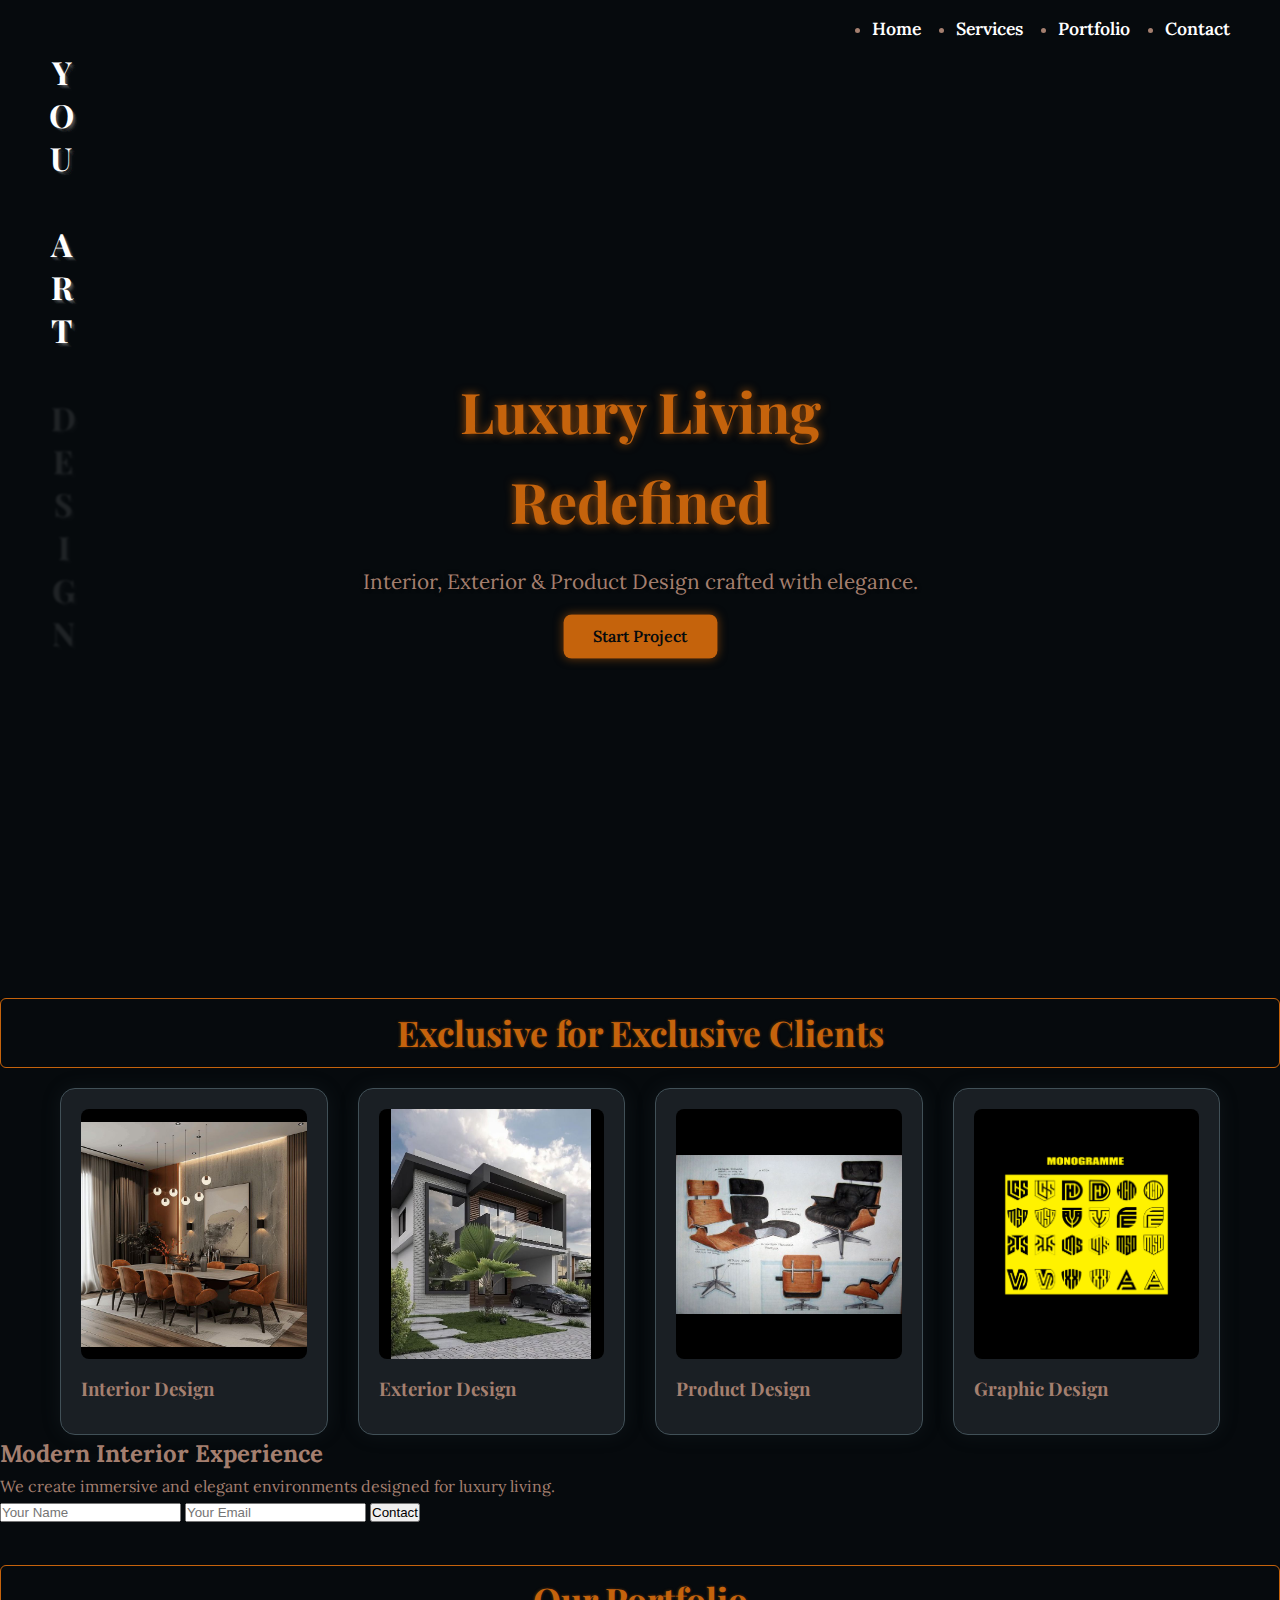
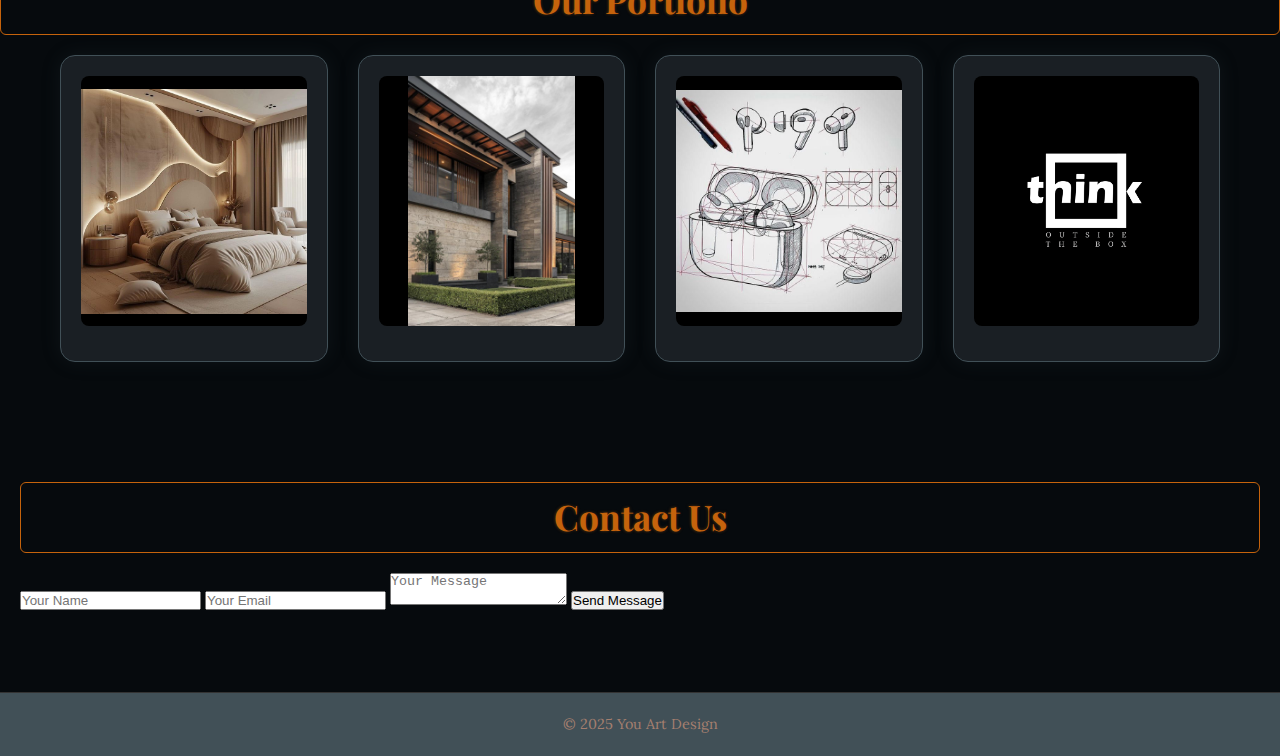
<file: index.html>
<!DOCTYPE html>
<html lang="en">
<head>
  <meta charset="UTF-8">
  <meta name="viewport" content="width=device-width, initial-scale=1.0">
  <title>You Art Design | Luxury Design Studio</title>

  <link href="https://fonts.googleapis.com/css2?family=Poppins:wght@300;500;600&display=swap" rel="stylesheet">
  <link rel="stylesheet" href="css/style.css">
</head>

<body>

<!-- HEADER -->
<header>
  <div class="logo">YOU ART</div>
  <ul class="nav-links">
    <li><a href="#hero">Home</a></li>
    <li><a href="#services">Services</a></li>
    <li><a href="#portfolio">Portfolio</a></li>
    <li><a href="#contact">Contact</a></li>
  </ul>
</header>

<!-- HERO -->
<section id="hero">
  <div class="overlay"></div>

  <div class="hero-content">
    <h1>Luxury Living<br>Redefined</h1>
    <p>Interior, Exterior & Product Design crafted with elegance.</p>
    <a href="#contact" class="btn">Start Project</a>
  </div>
</section>

<!-- SERVICES -->
<section id="services">
  <h2 class="section-title">Exclusive for Exclusive Clients</h2>

  <div class="cards">

    <div class="card">
      <img src="Images/interior1.jpg">
      <h3>Interior Design</h3>
    </div>

    <div class="card">
      <img src="Images/exterior1.jpg">
      <h3>Exterior Design</h3>
    </div>

    <div class="card">
      <img src="Images/product1.jpg">
      <h3>Product Design</h3>
    </div>

    <div class="card">
      <img src="Images/graphic1.png">
      <h3>Graphic Design</h3>
    </div>

  </div>
</section>

<!-- SPLIT SECTION -->
<section class="split">
  <div class="split-img"></div>

  <div class="split-content">
    <h2>Modern Interior Experience</h2>
    <p>We create immersive and elegant environments designed for luxury living.</p>

    <input type="text" placeholder="Your Name">
    <input type="email" placeholder="Your Email">
    <button class="btn">Contact</button>
  </div>
</section>

<!-- PORTFOLIO -->
<section id="portfolio">
  <h2 class="section-title">Our Portfolio</h2>

  <div class="cards">
    <div class="card"><img src="Images/interior2.jpg"></div>
    <div class="card"><img src="Images/exterior2.jpg"></div>
    <div class="card"><img src="Images/product2.jpg"></div>
    <div class="card"><img src="Images/graphic2.png"></div>
  </div>
</section>

<!-- CONTACT -->
<section id="contact">
  <h2 class="section-title">Contact Us</h2>

  <div class="contact-box">
    <input type="text" placeholder="Your Name">
    <input type="email" placeholder="Your Email">
    <textarea placeholder="Your Message"></textarea>
    <button class="btn">Send Message</button>
  </div>
</section>

<footer>
  <p>© 2025 You Art Design</p>
</footer>

</body>
</html>
</file>
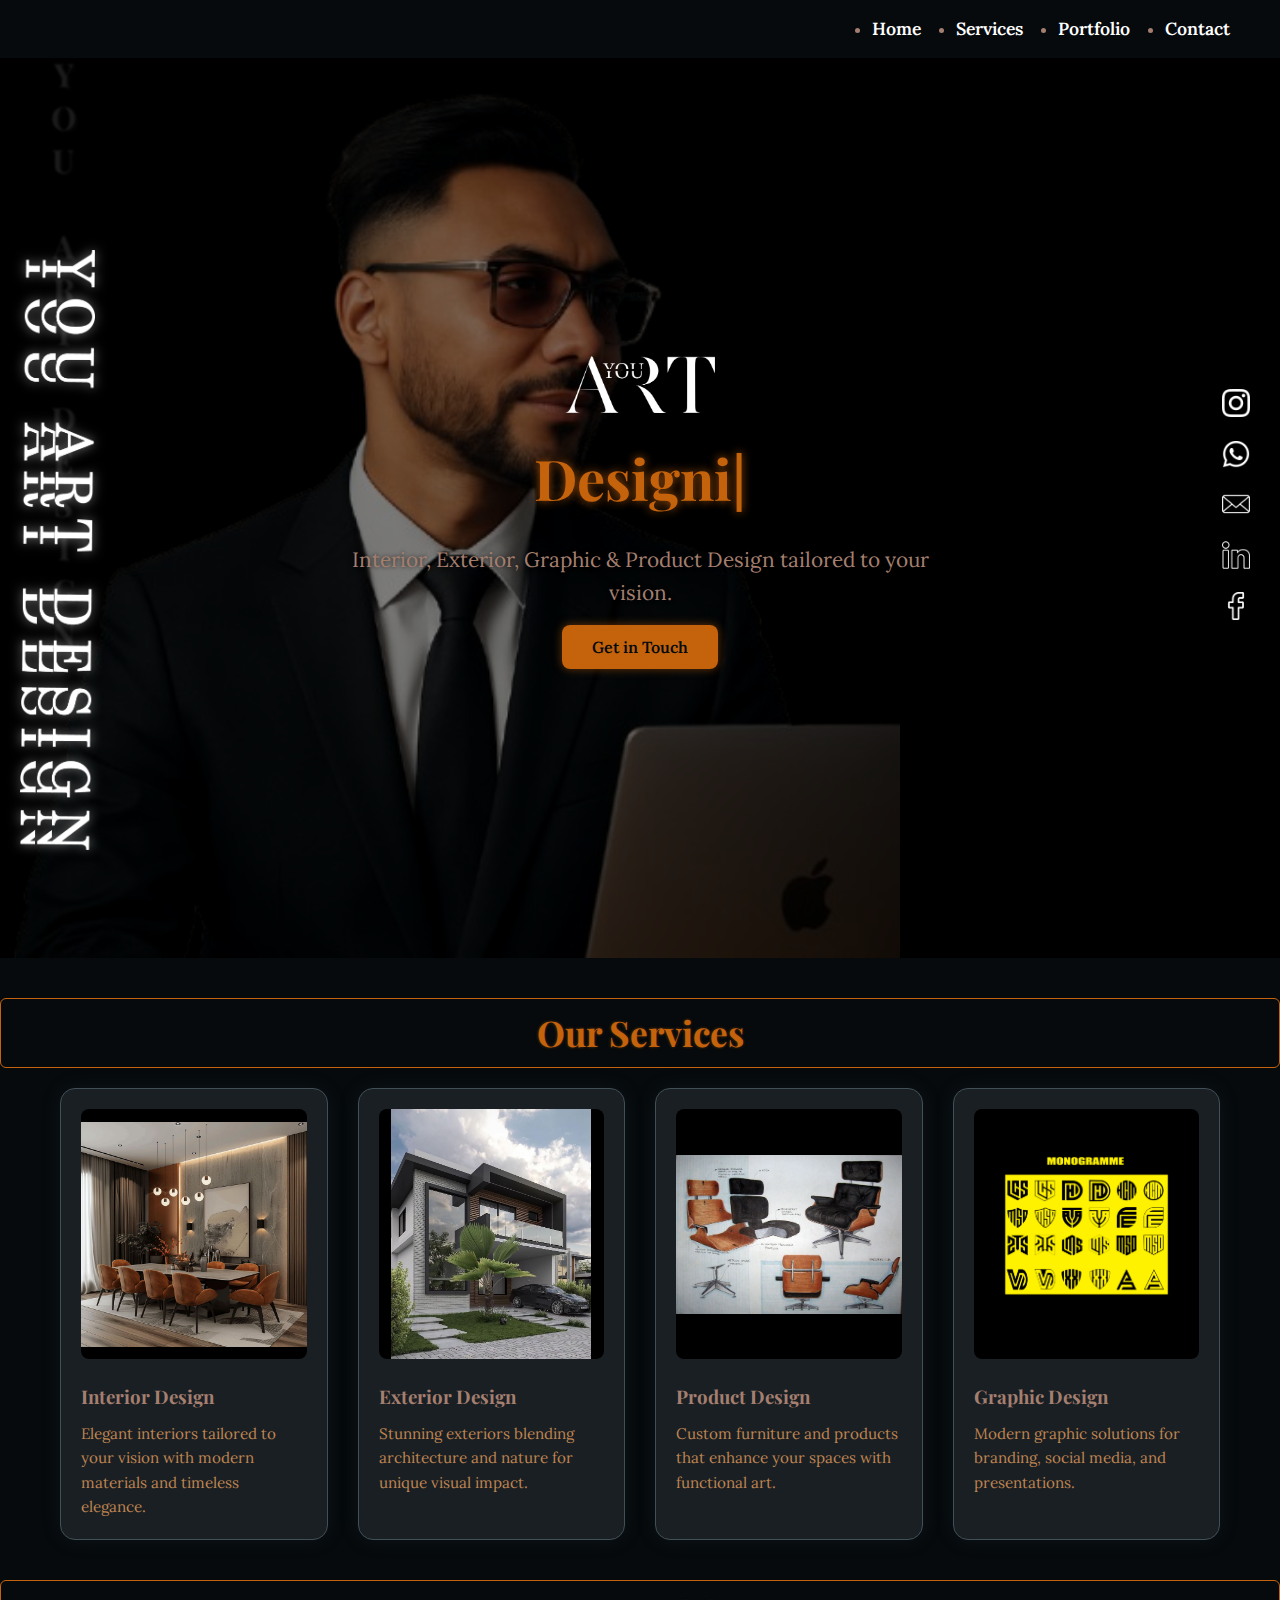
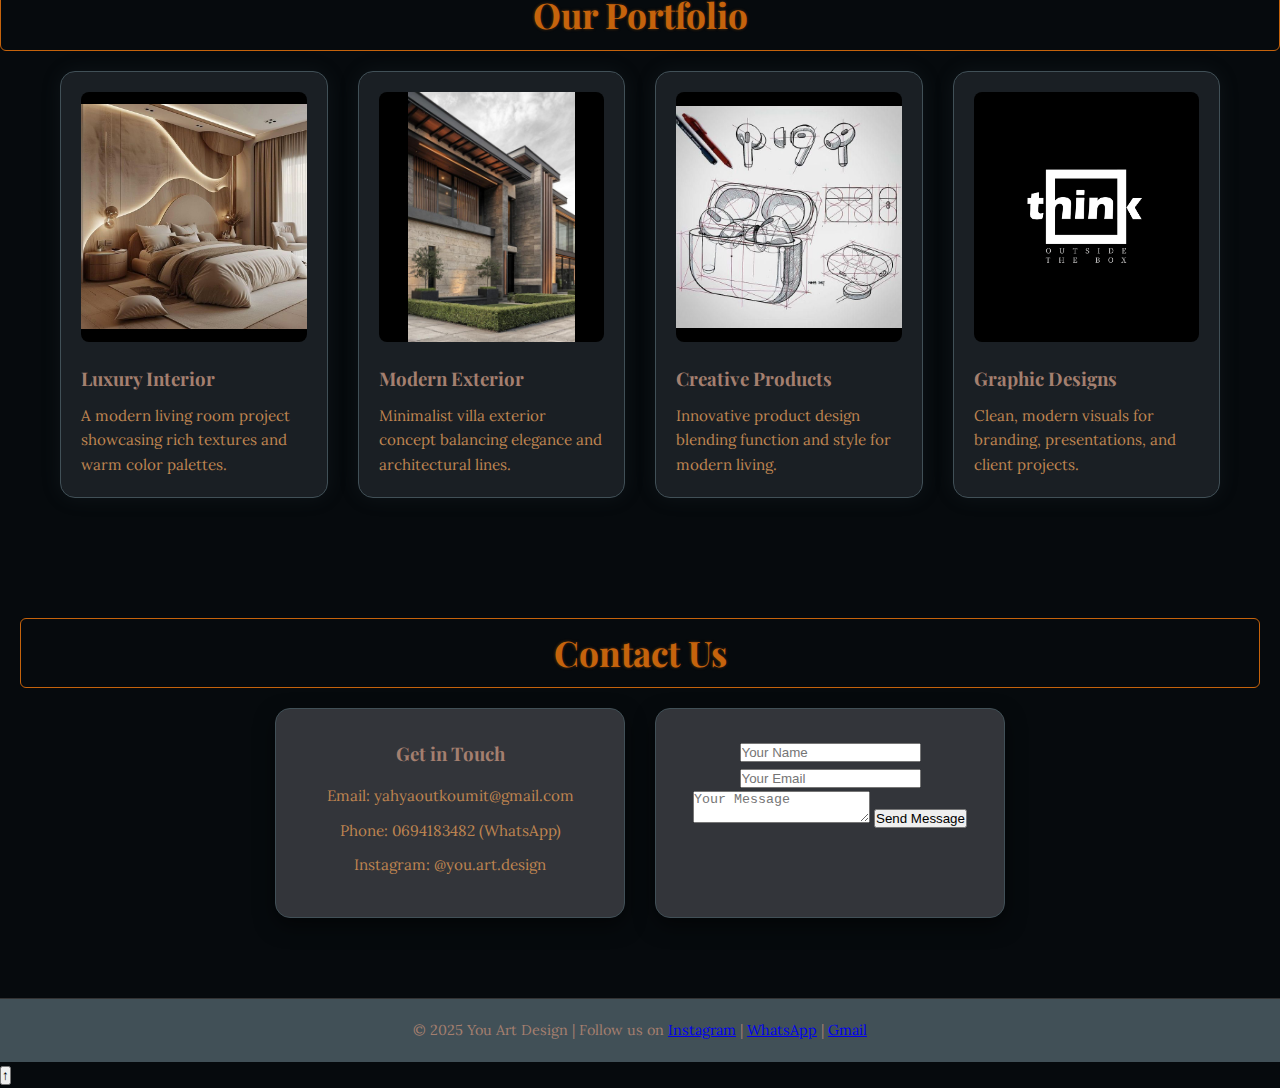
<file: you-art-design/index.html>
<!DOCTYPE html>
<html lang="en">
<head>
  <meta charset="UTF-8" />
  <meta name="viewport" content="width=device-width, initial-scale=1.0" />
  <title>You Art Design - Architecture & Design Studio</title>

  <!-- Google Fonts -->
  <link href="https://fonts.googleapis.com/css2?family=Montserrat:wght@400;700&family=Oswald:wght@400;700&display=swap" rel="stylesheet">

  <!-- CSS -->
  <link rel="stylesheet" href="css/style.css">
</head>
<body>
  <!-- Header -->
  <header>
    <div class="logo">
  <img src="Images/Untitled-1.png" alt="You Art Design Logo">
</div>

    <ul class="nav-links">
      <li><a href="#hero">Home</a></li>
      <li><a href="#services">Services</a></li>
      <li><a href="#portfolio">Portfolio</a></li>
      <li><a href="#contact">Contact</a></li>
    </ul>
  </header>

  <!-- Hero Section -->
  <section id="hero">
    <div class="hero-background">
      <img src="Images/yahya.png" alt="Hero Background">
    </div><div class="hero-socials">
  <a href="https://instagram.com/you.art.design" target="_blank">
    <img src="Images/instagram.png" alt="Instagram">
  </a>
  <a href="https://wa.me/212694183482" target="_blank">
    <img src="Images/whatsapp.png" alt="WhatsApp">
  </a>
  <a href="mailto:yahyaoutkoumit@gmail.com">
    <img src="Images/mail.png" alt="Gmail">
  </a>
  <a href="https://www.linkedin.com/in/yahyaoutkoumit" target="_blank">
    <img src="Images/linkedin.png" alt="LinkedIn">
  </a>
  <a href="https://www.facebook.com/youartdesign" target="_blank">
    <img src="Images/facebook.png" alt="Facebook">
  </a>
</div>

    <div class="hero-content">
      
      <img src="Images/logo.png" alt="You Art Design Logo" class="hero-logo">
      <h1>Designing Dreams into Reality</h1>
      <p>Interior, Exterior, Graphic & Product Design tailored to your vision.</p>
      <a href="#contact" class="btn">Get in Touch</a>
    </div>
  </section>

  <!-- Services Section -->
  <section id="services">
    <h2 class="section-title">Our Services</h2>
    <div class="cards">
      <div class="card">
        <img src="Images/interior1.jpg" alt="Interior Design">
        <div class="card-content">
          <h3>Interior Design</h3>
          <p>Elegant interiors tailored to your vision with modern materials and timeless elegance.</p>
        </div>
      </div>

      <div class="card">
        <img src="Images/exterior1.jpg" alt="Exterior Design">
        <div class="card-content">
          <h3>Exterior Design</h3>
          <p>Stunning exteriors blending architecture and nature for unique visual impact.</p>
        </div>
      </div>

      <div class="card">
        <img src="Images/product1.jpg" alt="Product Design">
        <div class="card-content">
          <h3>Product Design</h3>
          <p>Custom furniture and products that enhance your spaces with functional art.</p>
        </div>
      </div>

      <div class="card">
        <img src="Images/graphic1.png" alt="Graphic Design">
        <div class="card-content">
          <h3>Graphic Design</h3>
          <p>Modern graphic solutions for branding, social media, and presentations.</p>
        </div>
      </div>
    </div>
  </section>

  <!-- Portfolio Section -->
  <section id="portfolio">
    <h2 class="section-title">Our Portfolio</h2>
    <div class="cards">

      <div class="card">
        <a href="portfolio-interior.html">
          <img src="Images/interior2.jpg" alt="Luxury Interior">
        </a>
        <div class="card-content">
          <h3>Luxury Interior</h3>
          <p>A modern living room project showcasing rich textures and warm color palettes.</p>
        </div>
      </div>

      <div class="card">
        <a href="portfolio-exterior.html">
          <img src="Images/exterior2.jpg" alt="Modern Exterior">
        </a>
        <div class="card-content">
          <h3>Modern Exterior</h3>
          <p>Minimalist villa exterior concept balancing elegance and architectural lines.</p>
        </div>
      </div>

      <div class="card">
        <a href="portfolio-product.html">
          <img src="Images/product2.jpg" alt="Creative Product">
        </a>
        <div class="card-content">
          <h3>Creative Products</h3>
          <p>Innovative product design blending function and style for modern living.</p>
        </div>
      </div>

      <div class="card">
        <a href="portfolio-graphic.html">
          <img src="Images/graphic2.png" alt="Graphics">
        </a>
        <div class="card-content">
          <h3>Graphic Designs</h3>
          <p>Clean, modern visuals for branding, presentations, and client projects.</p>
        </div>
      </div>

    </div>
  </section>

  <!-- Contact Section -->
  <section id="contact">
    <h2 class="section-title">Contact Us</h2>
    <div class="contact-cards">
    <div class="contact-info card">
  <h3>Get in Touch</h3>
  <p>Email: <a href="mailto:yahyaoutkoumit@gmail.com" target="_blank">yahyaoutkoumit@gmail.com</a></p>
  <p>Phone: <a href="https://wa.me/212694183482" target="_blank">0694183482 (WhatsApp)</a></p>
  <p>Instagram: <a href="https://www.instagram.com/you.art.design/?next=%2F" target="_blank">@you.art.design</a></p>
</div>

      <div class="contact-form card">
        <form action="mailto:yahyaoutkoumit@gmail.com" method="post" enctype="text/plain">
          <input type="text" name="name" placeholder="Your Name" required>
          <input type="email" name="email" placeholder="Your Email" required>
          <textarea name="message" placeholder="Your Message" required></textarea>
          <button type="submit" class="btn">Send Message</button>
        </form>
      </div>
    </div>
  </section>

  <!-- Footer -->
<footer>
  <p>© 2025 You Art Design | Follow us on 
    <a href="https://instagram.com/you.art.design" target="_blank">Instagram</a> | 
    <a href="https://wa.me/212694183482" target="_blank">WhatsApp</a> | 
    <a href="mailto:yahyaoutkoumit@gmail.com" target="_blank">Gmail</a>
  </p>
</footer>

  <!-- JS -->
  <script src="script.js"></script>
</body>
</html>
</file>
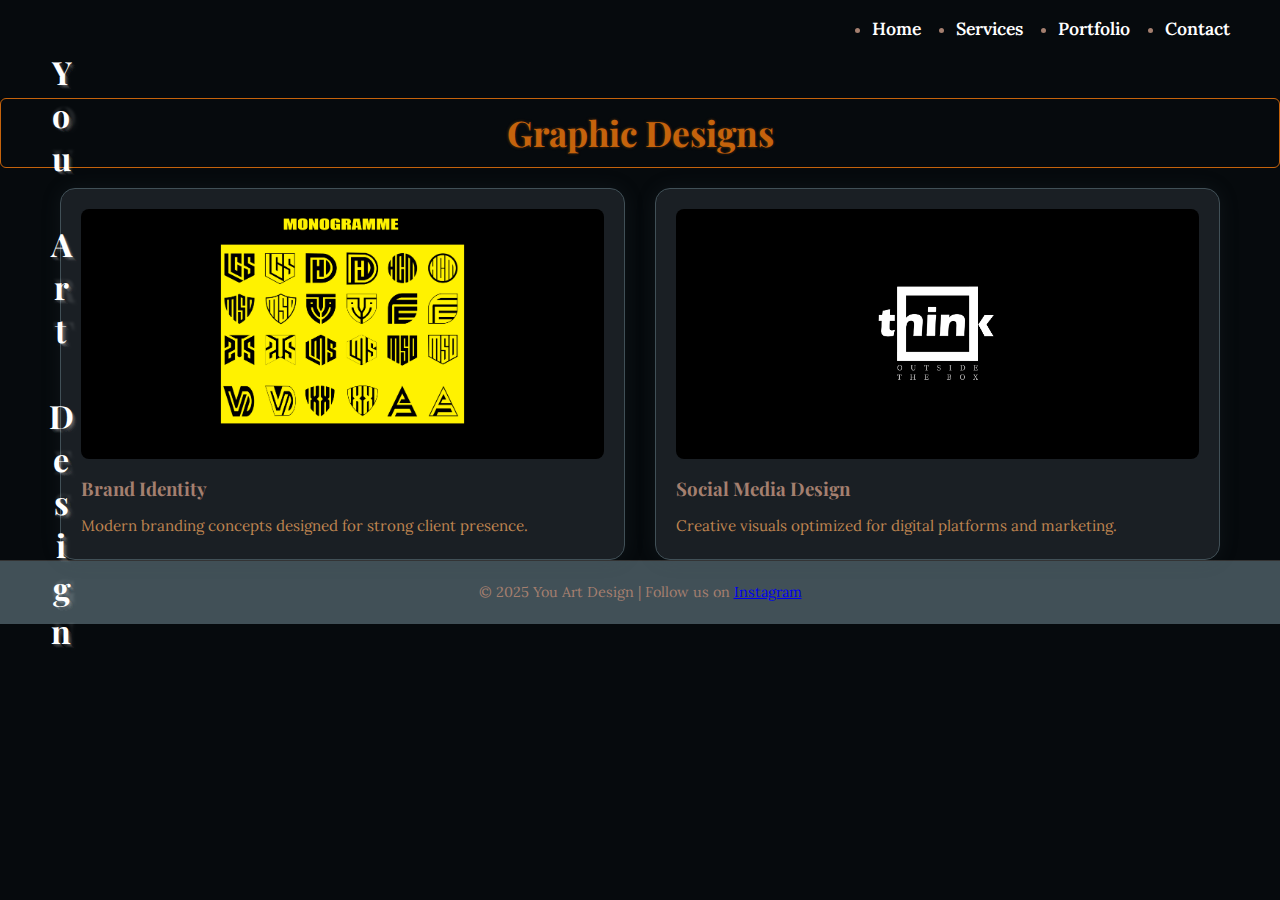
<file: portfolio-graphic.html>
<!DOCTYPE html>
<html lang="en">
<head>
  <meta charset="UTF-8">
  <meta name="viewport" content="width=device-width, initial-scale=1.0">
  <title>Graphic Designs - You Art Design</title>
  <link rel="stylesheet" href="css/style.css">
</head>
<body>
  <header>
    <div class="logo">You Art Design</div>
    <ul class="nav-links">
      <li><a href="index.html#hero">Home</a></li>
      <li><a href="index.html#services">Services</a></li>
      <li><a href="index.html#portfolio">Portfolio</a></li>
      <li><a href="index.html#contact">Contact</a></li>
    </ul>
  </header>

  <section id="portfolio">
    <h2 class="section-title">Graphic Designs</h2>
    <div class="cards">
      <div class="card">
        <img src="Images/graphic1.png" alt="Graphic 1">
        <div class="card-content">
          <h3>Brand Identity</h3>
          <p>Modern branding concepts designed for strong client presence.</p>
        </div>
      </div>

      <div class="card">
        <img src="Images/graphic2.png" alt="Graphic 2">
        <div class="card-content">
          <h3>Social Media Design</h3>
          <p>Creative visuals optimized for digital platforms and marketing.</p>
        </div>
      </div>
      <!-- Add more graphics -->
    </div>
  </section>

  <footer>
    <p>© 2025 You Art Design | Follow us on 
      <a href="https://instagram.com/you.art.design" target="_blank">Instagram</a>
    </p>
  </footer>
</body>
</html>
</file>
<file: css/style.css>
/* ===================== */
/* Import Google Fonts   */
/* ===================== */
@import url('https://fonts.googleapis.com/css2?family=Playfair+Display:wght@400;700&family=Lora:wght@400;700&display=swap');

/* ===================== */
/* Global Reset          */
/* ===================== */
* {
  margin: 0;
  padding: 0;
  box-sizing: border-box;
}

body {
  font-family: 'Lora', serif;
  background: #060A0D;
  color: #A47F6F;
  line-height: 1.6;
  overflow-x: hidden;
}

img {
  max-width: 100%;
  height: auto;
  display: block;
}

/* ===================== */
/* HEADER                */
/* ===================== */
header {
  position: relative;
  top: 0;
  width: 100%;
  background: transparent;
  padding: 15px 50px;
  display: flex;
  justify-content: space-between;
  align-items: center;
  z-index: 1000;
}

header .logo {
  font-size: 2rem;
  font-weight: 700;
  color: #ffffff;
  font-family: 'Playfair Display', serif;
  writing-mode: vertical-rl;
  text-orientation: upright;
  line-height: 2.5;
  letter-spacing: 0;
  position: absolute;
  top: 50px;
  left: 20px;
  height: calc(100vh - 50px);
  display: flex;
  align-items: center;
  z-index: 1000;
  text-shadow:
    1px 1px 0 rgba(255,255,255,0.1),
    2px 2px 0 rgba(255,255,255,0.08),
    3px 3px 0 rgba(255,255,255,0.06),
    4px 4px 0 rgba(255,255,255,0.04),
    5px 5px 0 rgba(255,255,255,0.02);
}

header .logo::after {
  content: "YOU ART DESIGN";
  position: absolute;
  color: #ffffff;
  top: 2px;
  left: 2px;
  opacity: 0.1;
  writing-mode: vertical-rl;
  text-orientation: upright;
  font-family: 'Playfair Display', serif;
  font-weight: 700;
  font-size: 2rem;
  z-index: -1;
  filter: blur(1px);
}

.logo img {
  height: 600px;
  filter: drop-shadow(0 0 6px rgba(255,255,255,0.5));
}

/* Nav Links */
header .nav-links {
  display: flex;
  align-items: center;
  gap: 35px;
  margin-left: auto;
  justify-content: flex-end;
}

header .nav-links li a {
  display: flex;
  align-items: center;
  gap: 15px;
  color: #ffffff;
  font-weight: 600;
  text-decoration: none;
  font-family: 'Lora', serif;
  transition: all 0.3s ease;
  font-size: 1.1rem;
}

header .nav-links li a img {
  width: 28px;
  height: 28px;
  filter: brightness(1);
}

header .nav-links li a:hover {
  color: #C5630C;
  text-shadow: 0 0 6px rgba(197,99,12,0.6);
  filter: brightness(1.2);
}

/* ===================== */
/* HERO                  */
/* ===================== */
#hero {
  position: relative;
  height: 100vh;
  display: flex;
  justify-content: center;
  align-items: center;
  text-align: center;
  color: white;
  overflow: hidden;
}

.hero-background {
  position: absolute;
  top: 0;
  left: 0;
  width: 100%;
  height: 100%;
  z-index: -1;
  overflow: hidden;
}

.hero-background img {
  width: 100%;
  height: 100%;
  object-fit: contain;
  object-position: left;
  background-color: black;
}

.hero-background::after {
  content: "";
  position: absolute;
  top: 0;
  left: 0;
  width: 100%;
  height: 100%;
  background: rgba(0,0,0,0.5);
  z-index: 1;
}

.hero-content {
  position: absolute;
  top: 50%;
  left: 50%;
  transform: translate(-50%, -50%);
  z-index: 2;
}

.hero-logo {
  max-width: 150px;
  margin: 0 auto 20px auto;
  display: block;
}

.hero-content h1 {
  font-size: 3.5rem;
  color: #C5630C;
  font-family: 'Playfair Display', serif;
  margin-bottom: 20px;
  text-shadow: 0 0 10px rgba(197,99,12,0.8);
  white-space: nowrap;
}

.hero-content p {
  font-size: 1.3rem;
  color: #A47F6F;
  margin-bottom: 25px;
  font-family: 'Lora', serif;
  text-shadow: 0 0 4px rgba(0,0,0,0.7);
}

.hero-content .btn {
  background: #C5630C;
  color: #060A0D;
  padding: 12px 30px;
  border-radius: 8px;
  font-weight: 600;
  text-decoration: none;
  transition: all 0.3s ease;
  box-shadow: 0 0 10px rgba(197,99,12,0.5);
  font-family: 'Lora', serif;
}

.hero-content .btn:hover {
  background: #A47F6F;
  transform: translateY(-3px);
  box-shadow: 0 0 15px rgba(164,127,111,0.6);
}

/* Hero Socials */
.hero-socials {
  position: absolute;
  top: 50%;
  right: 30px;
  transform: translateY(-50%);
  display: flex;
  flex-direction: column;
  gap: 15px;
  z-index: 100;
}

.hero-socials a img {
  width: 28px;
  height: 28px;
  filter: brightness(0) invert(1);
  transition: transform 0.3s, opacity 0.3s;
}

.hero-socials a img:hover {
  transform: scale(1.2);
  opacity: 0.7;
}

/* ===================== */
/* SECTIONS              */
/* ===================== */
.section-title {
  font-size: 2.2rem;
  font-weight: 700;
  text-align: center;
  margin: 40px 0 20px;
  color: #C5630C;
  padding: 6px 16px;
  border: 1.5px solid #C5630C;
  border-radius: 6px;
  font-family: 'Playfair Display', serif;
  text-shadow: 0 0 3px rgba(197,99,12,0.5);
}

/* Cards */
.cards {
  display: grid;
  grid-template-columns: repeat(auto-fit, minmax(260px, 1fr));
  gap: 30px;
  max-width: 1200px;
  margin: auto;
  padding: 0 20px;
}

.card {
  background: #1A1F24;
  padding: 20px;
  border: 1.5px solid #415057;
  border-radius: 15px;
  box-shadow: 0 0 20px rgba(65,80,87,0.15);
  transition: transform 0.3s ease, box-shadow 0.3s ease;
}

.card:hover {
  transform: translateY(-10px);
  box-shadow: 0 0 25px rgba(197,99,12,0.3);
}

.card h3 {
  color: #A47F6F;
  margin-bottom: 10px;
  font-family: 'Playfair Display', serif;
}

.card p {
  color: #BE8450;
  font-size: 0.95rem;
  font-family: 'Lora', serif;
}

#services .card img,
#portfolio .card img {
  width: 100%;
  height: 250px;
  object-fit: contain;
  border-radius: 8px;
  margin-bottom: 15px;
  background-color: #000;
  transition: transform 0.4s ease;
}

#services .card:hover img,
#portfolio .card:hover img {
  transform: scale(1.2);
}

/* ===================== */
/* CONTACT               */
/* ===================== */
#contact {
  padding: 80px 20px;
  background: #060A0D;
}

.contact-cards {
  display: flex;
  flex-wrap: wrap;
  gap: 30px;
  justify-content: center;
  max-width: 1000px;
  margin: auto;
}

.contact-cards .card {
  background: #33353A;
  padding: 30px;
  border-radius: 15px;
  width: 350px;
  box-shadow: 0 8px 20px rgba(0,0,0,0.5);
  border: 1.5px solid #415057;
  text-align: center;
}

.contact-cards .card h3 {
  margin-bottom: 15px;
  color: #A47F6F;
  font-family: 'Playfair Display', serif;
}

.contact-cards .card p,
.contact-cards .card a {
  color: #BE8450;
  text-decoration: none;
  margin-bottom: 10px;
  font-family: 'Lora', serif;
}

/* ===================== */
/* FOOTER                */
/* ===================== */
footer {
  background: #415057;
  padding: 20px;
  text-align: center;
  color: #A47F6F;
  font-size: 0.9rem;
  border-top: 1px solid #333;
  font-family: 'Lora', serif;
}

/* ===================== */
/* LIGHTBOX              */
/* ===================== */
.lightbox {
  display: none;
  position: fixed;
  z-index: 2000;
  top: 0; left: 0;
  width: 100%; height: 100%;
  background: rgba(0,0,0,0.8);
  justify-content: center;
  align-items: center;
}

.lightbox img {
  max-width: 90%;
  max-height: 90%;
  border: 3px solid #C5630C;
  border-radius: 12px;
  box-shadow: 0 8px 25px rgba(197, 99, 12, 0.6);
}

.lightbox:after {
  content: "✕";
  position: absolute;
  top: 20px; right: 30px;
  font-size: 2rem;
  color: #fff;
  cursor: pointer;
}

/* ===================== */
/* RESPONSIVE FIXES      */
/* ===================== */
@media (max-width: 1024px) {
  .hero-content h1 { font-size: 2.5rem; }
  .hero-content p { font-size: 1.1rem; }
  .cards { grid-template-columns: repeat(2, 1fr); }
}

@media (max-width: 768px) {
  /* Header */
  header {
    flex-direction: row;
    justify-content: space-between;
    padding: 10px 20px;
  }

  header .logo {
    writing-mode: horizontal-tb;
    text-orientation: initial;
    position: static;
    font-size: 1.6rem;
    margin: 0;
    height: auto;
  }

  .logo img {
    max-width: 100px;
    height: auto;
  }

  header .nav-links {
    flex-direction: row;
    gap: 15px;
  }

  header .nav-links li a {
    font-size: 0.9rem;
  }

  /* Hero */
  #hero {
    height: auto;
    padding: 60px 15px 40px;
    flex-direction: column;
  }

  .hero-background img {
    object-fit: cover;
  }

  .hero-logo { max-width: 120px; }

  .hero-content h1 {
    font-size: 1.8rem;
    white-space: normal;
  }

  .hero-content p { font-size: 1rem; }

  .hero-socials {
    position: absolute;
    top: 10px;
    right: 10px;
    flex-direction: column;
    gap: 8px;
  }

  .hero-socials img {
    width: 24px;
    height: 24px;
  }

  /* Cards */
  .cards {
    grid-template-columns: 1fr;
    gap: 20px;
    padding: 0 10px;
  }

  #services .card img,
  #portfolio .card img {
    max-height: 200px;
  }

  /* Contact */
  .contact-cards {
    flex-direction: column;
    gap: 20px;
    padding: 0 10px;
  }

  .contact-cards .card {
    width: 100%;
    padding: 20px;
  }

  /* Footer */
  footer {
    font-size: 0.8rem;
    padding: 15px;
  }
}

@media (max-width: 480px) {
  .hero-content h1 { font-size: 1.5rem; }
  .hero-content p { font-size: 0.9rem; }
  .btn { padding: 10px 20px; font-size: 0.9rem; }
}
</file>
<file: you-art-design/css/style.css>
/* Import Google Fonts */
@import url('https://fonts.googleapis.com/css2?family=Playfair+Display:wght@400;700&family=Lora:wght@400;700&display=swap');

/* Global Reset */
* {
  margin: 0;
  padding: 0;
  box-sizing: border-box;
}

body {
  font-family: 'Lora', serif;
  background: #060A0D;
  color: #A47F6F;
  line-height: 1.6;
  overflow-x: hidden;
}

/* Header */
header {
  position: relative; 
  top: 0;
  width: 100%;
  background: transparent; 
  padding: 15px 50px;
  display: flex;
  justify-content: space-between;
  align-items: center;
  z-index: 1000;
}

header .logo {
  font-size: 2rem;
  font-weight: 700;
  color: #ffffff;
  font-family: 'Playfair Display', serif;
  text-shadow: 
    2px 2px 4px rgba(0,0,0,0.5),
    4px 4px 8px rgba(0,0,0,0.3);

  writing-mode: vertical-rl;
  text-orientation: upright;
  line-height: 2.5;
  letter-spacing: 0;

  position: absolute;
  top: 0;
  left: 20px;
  height: 100vh;
  display: flex;
  justify-content: flex-end;  /* 🔽 moves text lower */
  padding-bottom: 50px;       /* 🔽 adjust spacing */
  z-index: 1000;
}


/* Nav Links Horizontal Alignment Next to Logo - UPDATED SIZE & SPACING */
header .nav-links {
  display: flex;
  align-items: center;   /* vertically center with logo */
  gap: 35px;             /* increased space between links/icons */
}

header .nav-links li a {
  display: flex;
  align-items: center;   /* center icon & text */
  gap: 15px;             /* increased space between icon and text */
  color: #ffffff;        /* text white */
  font-weight: 600;
  text-decoration: none;
  font-family: 'Lora', serif;
  transition: all 0.3s ease;
  font-size: 1.1rem;     /* slightly larger text */
}

header .nav-links li a img {
  width: 28px;           /* larger icon */
  height: 28px;
  filter: brightness(1); /* white icons */
}

header .nav-links li a:hover {
  color: #C5630C;        
  text-shadow: 0 0 6px rgba(197,99,12,0.6);
  filter: brightness(1.2); /* icon brighten on hover */
}


/* Hero Section */
#hero {
  position: relative;
  height: 100vh;
  display: flex;
  justify-content: center;
  align-items: center;
  text-align: center;
  color: white;
  overflow: hidden;
}

/* Hero Background with Dark Overlay */
.hero-background {
  position: absolute;
  top: 0;
  left: 0;
  width: 100%;
  height: 100%;
  z-index: -1;
  overflow: hidden;
}

.hero-background img {
  width: 100%;
  height: 100%;
  object-fit: contain; /* show full image */
  object-position: left; /* shift image to the left */
  background-color: black; /* fill empty space */
}

.hero-background::after {
  content: "";
  position: absolute;
  top: 0;
  left: 0;
  width: 100%;
  height: 100%;
  background: rgba(0,0,0,0.5); /* dark overlay for text readability */
  z-index: 1;
}

/* Hero Content */
.hero-content {
  position: absolute; /* absolute keeps it perfectly centered */
  top: 50%;
  left: 50%;
  transform: translate(-50%, -50%); /* center vertically & horizontally */
  z-index: 2;
}

.hero-logo {
  max-width: 150px;
  margin-bottom: 20px;
  display: block;
  margin-left: auto;
  margin-right: auto;
}

.hero-content h1 {
  font-size: 3.5rem;
  color: #C5630C;
  font-family: 'Playfair Display', serif;
  margin-bottom: 20px;
  text-shadow: 0 0 10px rgba(197,99,12,0.8);
  white-space: nowrap; /* prevents wrapping */
}

.hero-content p {
  font-size: 1.3rem;
  color: #A47F6F;
  margin-bottom: 25px;
  font-family: 'Lora', serif;
  text-shadow: 0 0 4px rgba(0, 0, 0, 0.7);
}

.hero-content .btn {
  background: #C5630C;
  color: #060A0D;
  padding: 12px 30px;
  border-radius: 8px;
  font-weight: 600;
  text-decoration: none;
  transition: all 0.3s ease;
  box-shadow: 0 0 10px rgba(197,99,12,0.5);
  font-family: 'Lora', serif;
}

.hero-content .btn:hover {
  background: #A47F6F;
  transform: translateY(-3px);
  box-shadow: 0 0 15px rgba(164,127,111,0.6);
}

/* Section Titles */
.section-title {
  font-size: 2.2rem;
  font-weight: 700;
  text-align: center;
  margin: 40px 0 20px;
  color: #C5630C;
  padding: 6px 16px;
  border: 1.5px solid #C5630C;
  border-radius: 6px;
  font-family: 'Playfair Display', serif;
  text-shadow: 0 0 3px rgba(197,99,12,0.5);
}

/* Cards */
.cards {
  display: grid;
  grid-template-columns: repeat(auto-fit, minmax(260px, 1fr));
  gap: 30px;
  max-width: 1200px;
  margin: auto;
  padding: 0 20px;
}

.card {
  background: #1A1F24;
  padding: 20px;
  border: 1.5px solid #415057;
  border-radius: 15px;
  box-shadow: 0 0 20px rgba(65,80,87,0.15);
  transition: transform 0.3s ease, box-shadow 0.3s ease;
}

.card:hover {
  transform: translateY(-10px);
  box-shadow: 0 0 25px rgba(197,99,12,0.3);
}

.card h3 {
  color: #A47F6F;
  margin-bottom: 10px;
  font-family: 'Playfair Display', serif;
}

.card p {
  color: #BE8450;
  font-size: 0.95rem;
  font-family: 'Lora', serif;
}

#services .card img, #portfolio .card img {
  width: 100%;
  height: 250px;
  object-fit: contain;  /* ✅ show whole picture */
  border-radius: 8px;
  margin-bottom: 15px;
  background-color: #000; /* fill empty space with black */
}

#services .card:hover img, #portfolio .card:hover img {
  transform: scale(1.05);
}

/* Contact Section */
#contact {
  padding: 80px 20px;
  background: #060A0D;
}

.contact-cards {
  display: flex;
  flex-wrap: wrap;
  gap: 30px;
  justify-content: center;
  max-width: 1000px;
  margin: auto;
}

.contact-cards .card {
  background: #33353A;
  padding: 30px;
  border-radius: 15px;
  width: 350px;
  box-shadow: 0 8px 20px rgba(0,0,0,0.5);
  border: 1.5px solid #415057;
  text-align: center;
}

.contact-cards .card h3 {
  margin-bottom: 15px;
  color: #A47F6F;
  font-family: 'Playfair Display', serif;
}

.contact-cards .card p, .contact-cards .card a {
  color: #BE8450;
  text-decoration: none;
  margin-bottom: 10px;
  font-family: 'Lora', serif;
}

/* Footer */
footer {
  background: #415057;
  padding: 20px;
  text-align: center;
  color: #A47F6F;
  font-size: 0.9rem;
  border-top: 1px solid #333;
  font-family: 'Lora', serif;
}

/* Hero Socials (unchanged) */
.hero-socials {
  position: absolute;
  top: 50%;
  right: 30px; 
  transform: translateY(-50%);
  display: flex;
  flex-direction: column;
  gap: 15px;
  z-index: 100;
}

.hero-socials a img {
  width: 28px;
  height: 28px;
  filter: brightness(0) invert(1); /* Makes them white if dark */
  transition: transform 0.3s, opacity 0.3s;
}

.hero-socials a img:hover {
  transform: scale(1.2);
  opacity: 0.7;
}

/* Lightbox Background */
.lightbox {
  display: none;
  position: fixed;
  z-index: 2000;
  top: 0; left: 0;
  width: 100%; height: 100%;
  background: rgba(0,0,0,0.8);
  justify-content: center;
  align-items: center;
}

/* Lightbox Image */
.lightbox img {
  max-width: 90%;
  max-height: 90%;
  border: 3px solid #C5630C;
  border-radius: 12px;
  box-shadow: 0 8px 25px rgba(197, 99, 12, 0.6);
}

/* Close Button */
.lightbox:after {
  content: "✕";
  position: absolute;
  top: 20px; right: 30px;
  font-size: 2rem;
  color: #fff;
  cursor: pointer;
}

/* Stronger enlarge effect on hover */
#services .card img, #portfolio .card img {
  transition: transform 0.4s ease; /* smooth animation */
}

#services .card:hover img, #portfolio .card:hover img {
  transform: scale(1.2); /* make it bigger on hover */
}
/* Move nav links to the right */
header .nav-links {
  margin-left: auto;   /* pushes them fully to the right */
  justify-content: flex-end;
}
header .nav-links i {
  font-size: 22px;          /* icon size */
  margin-right: 10px;       /* space between icon and text */
  color: #ffffff;           /* white icons */
  transition: 0.3s ease;
}

header .nav-links li a:hover i {
  color: #C5630C;           /* orange on hover */
  transform: scale(1.2);    /* enlarge on hover */
}
header .logo {
  font-size: 2rem;
  font-weight: 700;
  color: #ffffff; 
  font-family: 'Playfair Display', serif;
  writing-mode: vertical-rl; 
  text-orientation: upright;

  position: absolute;
  top: 50px;
  left: 20px;
  height: calc(100vh - 50px);
  display: flex;
  align-items: center;
  z-index: 1000;

  /* main shadow base */
  text-shadow:
    1px 1px 0 rgba(255,255,255,0.1),
    2px 2px 0 rgba(255,255,255,0.08),
    3px 3px 0 rgba(255,255,255,0.06),
    4px 4px 0 rgba(255,255,255,0.04),
    5px 5px 0 rgba(255,255,255,0.02);
}

/* Extra duplicated fading text using ::after */
header .logo::after {
  content: "YOU ART DESIGN";
  position: absolute;
  color: #ffffff;
  top: 2px;   /* small offset from original */
  left: 2px;
  opacity: 0.1; 
  writing-mode: vertical-rl;
  text-orientation: upright;
  font-family: 'Playfair Display', serif;
  font-weight: 700;
  font-size: 2rem;
  z-index: -1; /* behind original text */
  filter: blur(1px);
}
.logo img {
  height: 600px;   /* bigger, closer to text height */
  vertical-align: middle;
  filter: drop-shadow(0 0 6px rgba(255,255,255,0.5)); /* soft glow */
}
</file>
